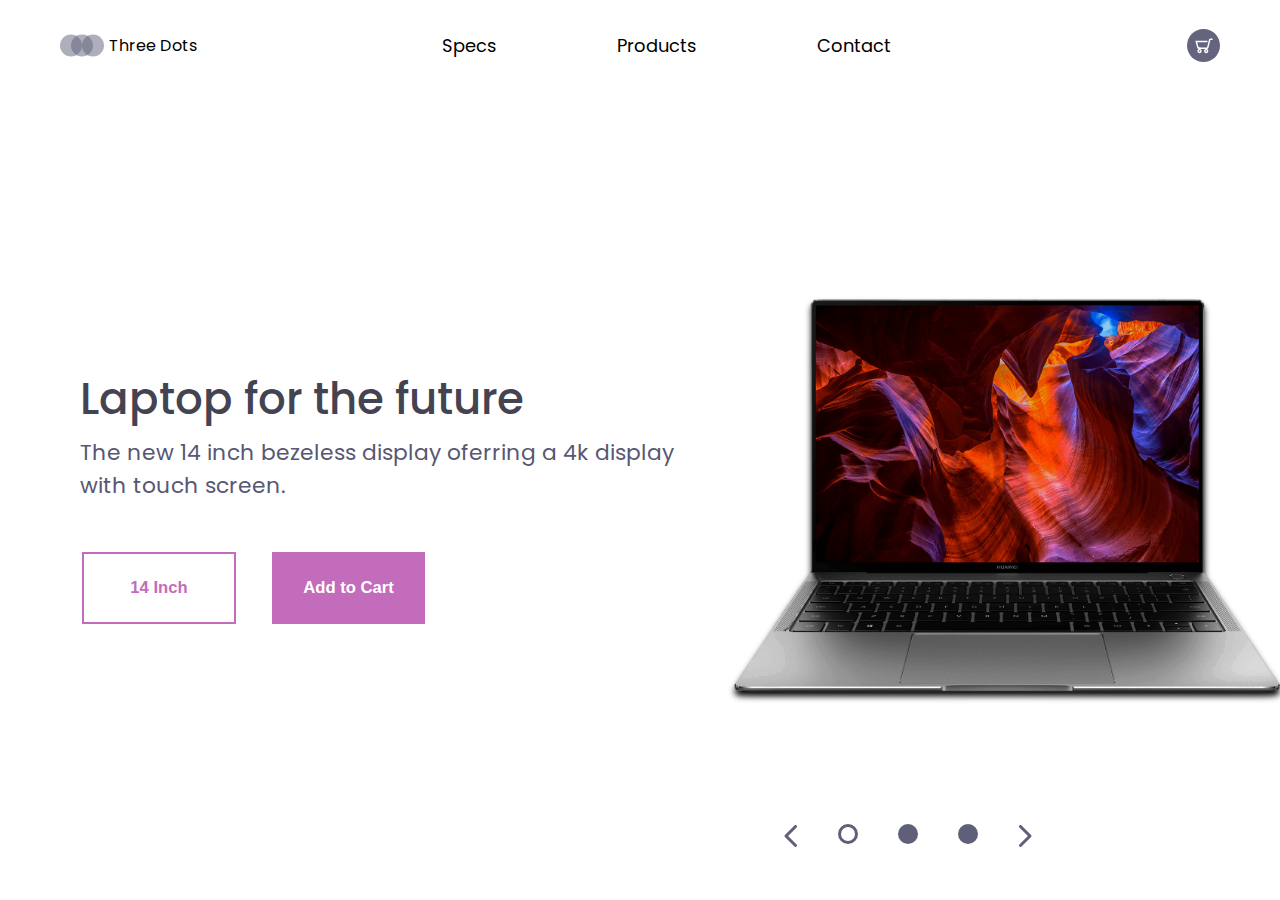
<file: laptop-ui-master-practise/index.html>
<!DOCTYPE html>
<html lang="en">
<head>
    <meta charset="UTF-8">
    <meta http-equiv="X-UA-Compatible" content="IE=edge">
    <meta name="viewport" content="width=device-width, initial-scale=1.0">
    <link rel="stylesheet" href="style.css">
    <title>Laptop Landing Page</title>
</head>
<body>
    <div class="container">
        <header>
            <div class="header__logo">
                <img src="images/logo.svg" alt="">
                <h4 class="logo">Three Dots</h4>
            </div>
            <div class="header__menu">
                <div class="header__menu-">Specs</div>
                <div class="header__menu-">Products</div>
                <div class="header__menu-">Contact</div>
            </div><!--header__menu-->
            <div class="header__shop">
                <img src="images/cart.svg" alt="">
            </div>
        </header>
    

        <main>
            <div class="presentation">
                <div class="main__text">
                    <div class="main__text-1">
                        <h1 class="main__title">Laptop for the future</h1>
                        <p class="main__paragraph">The new 14 inch bezeless display oferring a 4k display <br> with touch screen.</p>
                    </div>
                    <div class="main__buttons">
                        <button class="button__select">14 Inch</button>
                        <button class="button__add">Add to Cart</button>
                    </div>
                </div><!--main__text-->
                
                <div class="main__image">
                    <img src="images/matebook.png" alt="" class="laptop-img">
                </div><!--main__image-->
                
                    <div class="nav__imgs">
                        <div class="nav__img-1"><img src="images/arrow-left.svg" alt=""></div>
                        <div class="nav__img-2"><img src="images/dot.svg" alt=""></div>
                        <div class="nav__img-3"><img src="images/dot-full.svg" alt=""></div>
                        <div class="nav__img-4"><img src="images/dot-full.svg" alt=""></div>
                        <div class="nav__img-5"><img src="images/arrow-right.svg" alt=""></div>
                </div><!--nav__imgs-->

            </div><!--presentation-->
            
        </main>
    </div><!--container-->
</body>
</html>
</file>
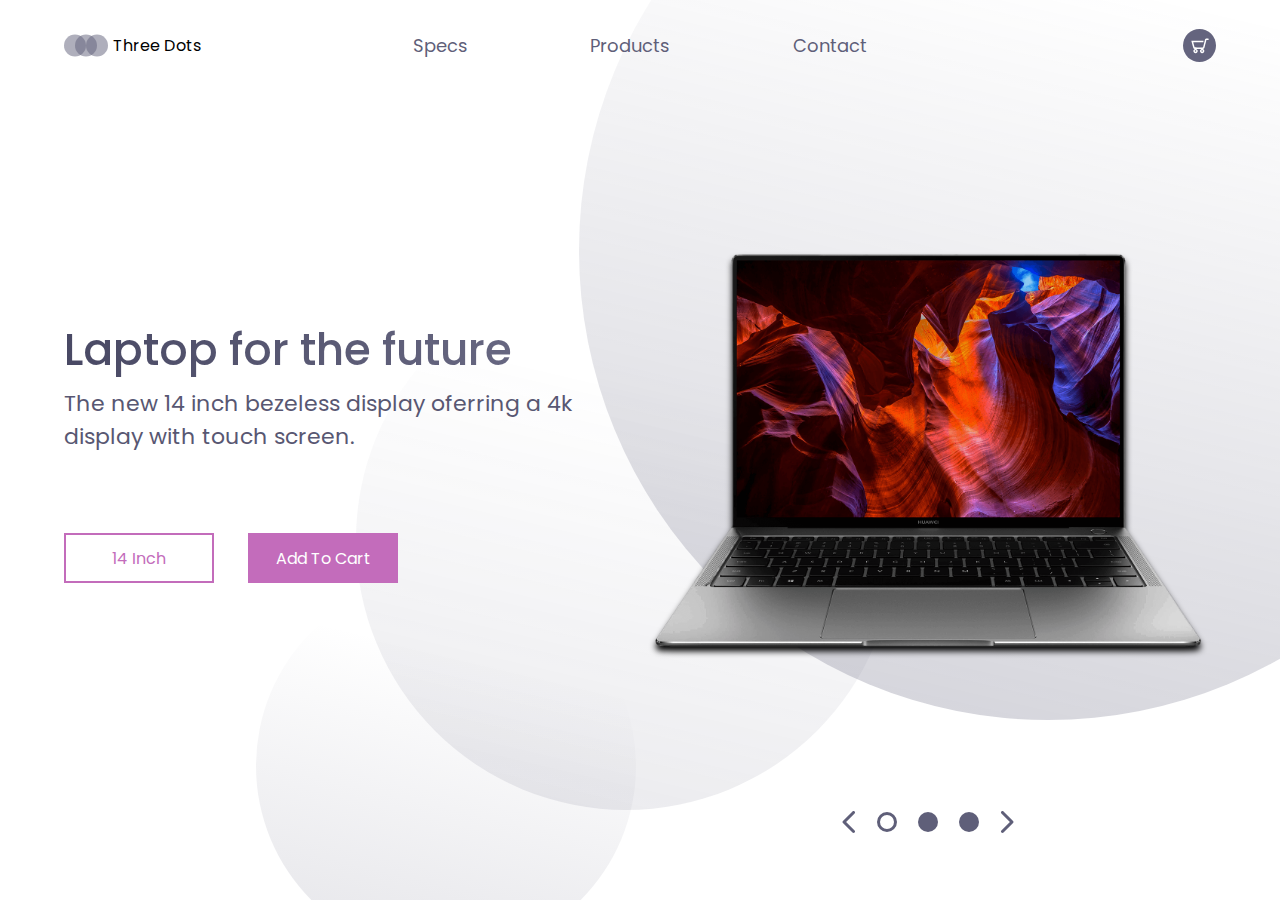
<file: laptop-ui-master/index.html>
<!DOCTYPE html>
<html lang="en">
	<head>
		<meta charset="UTF-8" />
		<meta name="viewport" content="width=device-width, initial-scale=1.0" />
		<meta http-equiv="X-UA-Compatible" content="ie=edge" />
		<link
			href="https://fonts.googleapis.com/css?family=Poppins:400,500&display=swap"
			rel="stylesheet"
		/>
		<link rel="stylesheet" href="./style.css" />
		<title>Landing Page</title>
	</head>
	<body>
		<header>
			<div class="logo-container">
				<img src="./img/logo.svg" alt="logo" />
				<h4 class="logo">Three Dots</h4>
			</div>
			<nav>
				<ul class="nav-links">
					<li><a class="nav-link" href="#">Specs</a></li>
					<li><a class="nav-link" href="#">Products</a></li>
					<li><a class="nav-link" href="#">Contact</a></li>
				</ul>
			</nav>
			<div class="cart">
				<img src="./img/cart.svg" alt="cart" />
			</div>
		</header>

		<main>
			<section class="presentation">
				<div class="introduction">
					<div class="intro-text">
						<h1>Laptop for the future</h1>
						<p>
							The new 14 inch bezeless display oferring a 4k
							display with touch screen.
						</p>
					</div>
					<div class="cta">
						<button class="cta-select">14 Inch</button>
						<button class="cta-add">Add To Cart</button>
					</div>
				</div>
				<div class="cover">
					<img src="./img/matebook.png" alt="matebook" />
				</div>
			</section>

			<div class="laptop-select">
				<img src="./img/arrow-left.svg" alt="" />
				<img src="./img/dot.svg" alt="" />
				<img src="./img/dot-full.svg" alt="" />
				<img src="./img/dot-full.svg" alt="" />
				<img src="./img/arrow-right.svg" alt="" />
			</div>

			<img class="big-circle" src="./img/big-eclipse.svg" alt="" />
			<img class="medium-circle" src="./img/mid-eclipse.svg" alt="" />
			<img class="small-circle" src="./img/small-eclipse.svg" alt="" />
		</main>
	</body>
</html>
</file>
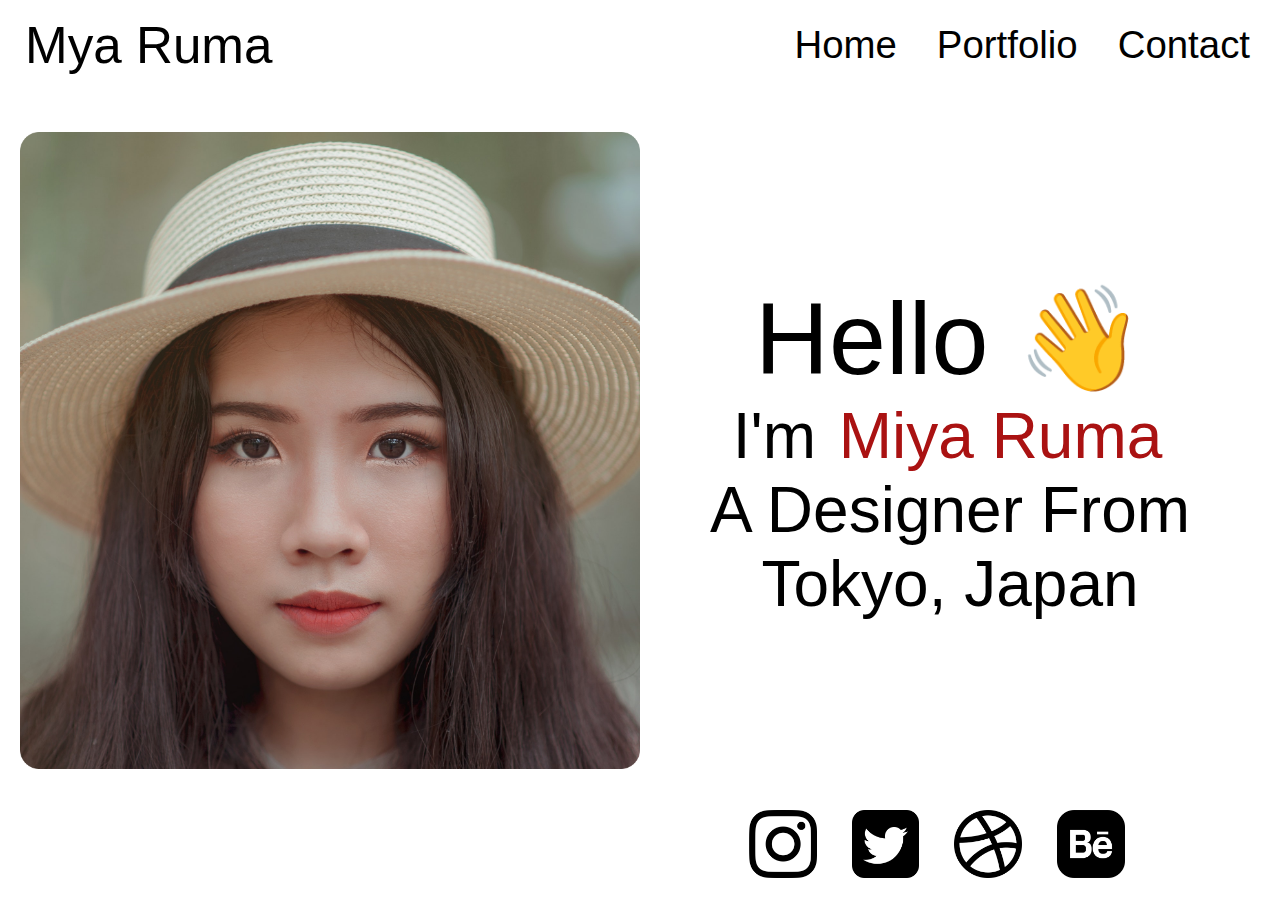
<file: mediaqueriespractise1-1/index.html>
<!DOCTYPE html>
<html lang="en">
<head>
    <meta charset="UTF-8">
    <meta http-equiv="X-UA-Compatible" content="IE=edge">
    <meta name="viewport" content="width=device-width, initial-scale=1.0">
    <title>MediaQueries Practise1-1</title>
    <link rel="stylesheet" href="style.css">
</head>
<body>
    <div class="container">
        <header>
            <div class="header__logo">Mya Ruma
            </div>
            <div class="header__menu">
                <div class="header__menu-1">Home</div>
                <div class="header__menu-2">Portfolio</div>
                <div class="header__menu-3">Contact</div>
            </div>
        </header>

        <main>
            <div class="main__image"></div>
            <div class="main__text">
                <div class="main__text-1">Hello &#x1F44B;</div>
                <div class="main__text-2">I'm <span>Miya Ruma</span></div>
                <div class="main__text-3">A Designer From</div>
                <div class="main__text-4">Tokyo, Japan</div>
            </div>
        </main>
        
        <footer>
            <div class="instagram-icon"><img src="images/instagram.png" alt="instagram-logo"></div>
            <div class="twitter-icon"><img src="images/twitter-sign.png" alt="twitter-icon"></div>
            <div class="dribbble-icon"><img src="images/dribbble-logo.png" alt="dribbble-icon"></div>
            <div class="behance-icon"><img src="images/behance.png" alt="behance-icon"></div>
        </footer>

    </div><!--container-->
</body>
<script src="main.js"></script>
</html>
</file>
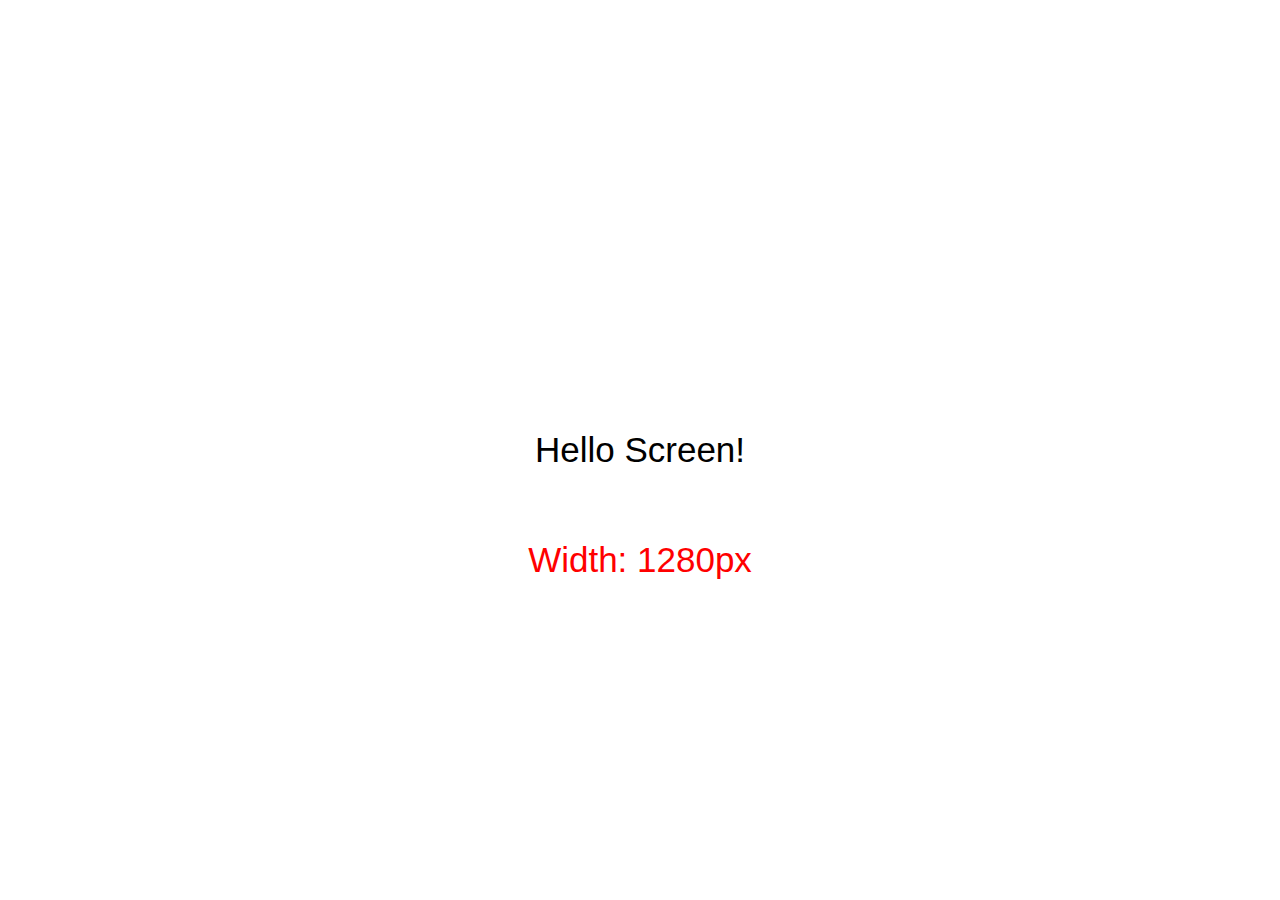
<file: mediaqueriespractise1/index.html>
<!DOCTYPE html>
<html lang="en">
<head>
    <meta charset="UTF-8">
    <meta http-equiv="X-UA-Compatible" content="IE=edge">
    <meta name="viewport" content="width=device-width, initial-scale=1.0">
    <title>Media Query Practise 1</title>
    <link rel="stylesheet" href="style.css">
</head>
<body>
    <div class="container">
        <div class="text">Hello Screen!</div>
    </div>

    <div id="size"></div>
</body>
<script src="main.js"></script>
</html>
</file>
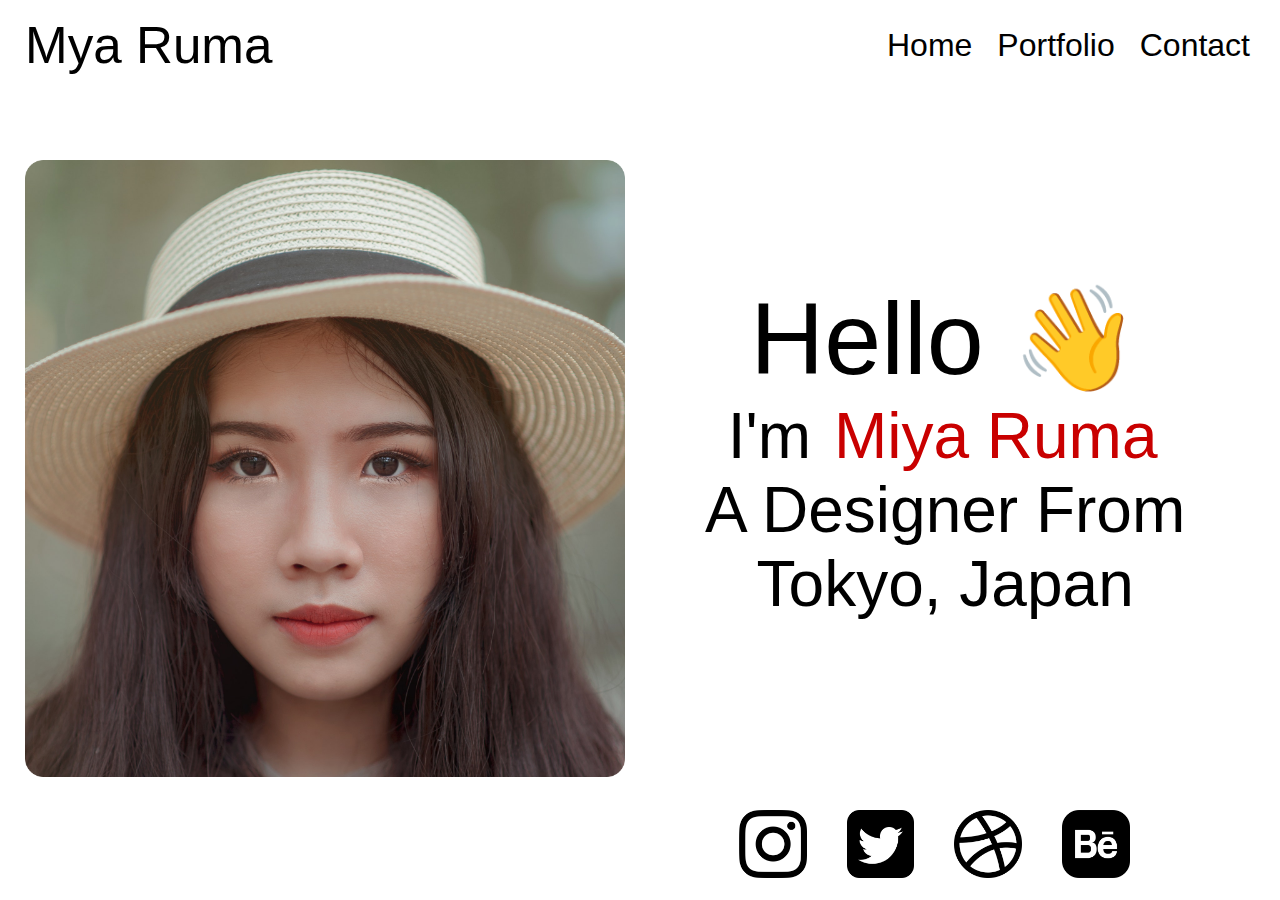
<file: mediaqueriespractise2/index.html>
<!DOCTYPE html>
<html lang="en">
<head>
    <meta charset="UTF-8">
    <meta http-equiv="X-UA-Compatible" content="IE=edge">
    <meta name="viewport" content="width=device-width, initial-scale=1.0">
    <title>Media Query Practise 1</title>
    <link rel="stylesheet" href="style.css">
</head>
<body>
    <div class="container">
        <header>
            <div class="header__logo">Mya Ruma</div>
            <div class="header__menu">
                <div class="header__menu1">Home</div>
                <div class="header__menu2">Portfolio</div>
                <div class="header__menu3">Contact</div>
            </div><!--header__menu-->
        </header>

        <main>
            <div class="main__image"></div>
            <div class="main__text">
                <div class="main__text1">Hello &#x1F44B;</div>
                <div class="main__text2">I'm <span>Miya Ruma</span></div>
                <div class="main__text3">A Designer From</div>
                <div class="main__text4">Tokyo, Japan</div>
            </div><!--main__text-->
        </main>

        <footer>
            <div class="footer__instagram"><img src="images/instagram.png" alt="instagram-logo"></div>
            <div class="footer__twitter"><img src="images/twitter-sign.png" alt="twitter-logo"></div>
            <div class="footer__dribbble"><img src="images/dribbble-logo.png" alt="dribbble-logo"></div>
            <div class="foter__behance"><img src="images/behance.png" alt="behance-logo"></div>
        </footer>
    </div>

    <!-- <div id="size"></div> -->
</body>
<script src="main.js"></script>
</html>
</file>
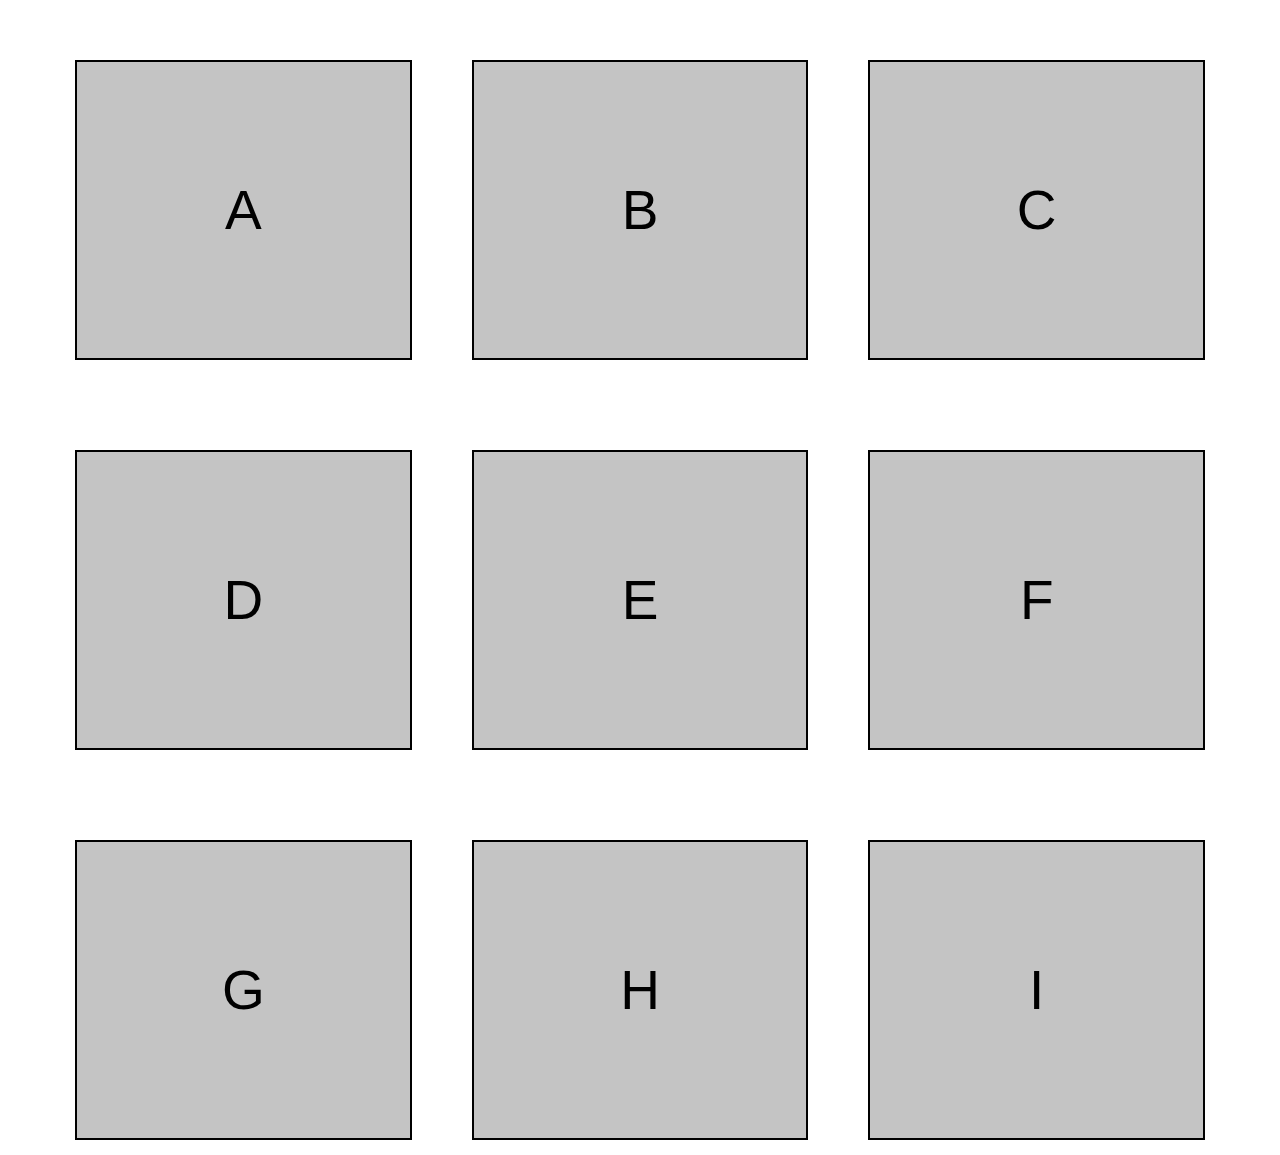
<file: mediaqueriespractise3/index.html>
<!DOCTYPE html>
<html lang="en">
<head>
    <meta charset="UTF-8">
    <meta http-equiv="X-UA-Compatible" content="IE=edge">
    <meta name="viewport" content="width=device-width, initial-scale=1.0">
    <title>Media Query Practise 1</title>
    <link rel="stylesheet" href="style.css">
</head>
<body>
    <div class="container">
        
        <div class="row-1">
            <div class="box-1">A</div>
            <div class="box-2">B</div>
            <div class="box-3">C</div>
        </div><!--row-1-->

        <div class="row-2">
            <div class="box-4">D</div>
            <div class="box-5">E</div>
            <div class="box-6">F</div>
        </div><!--row-2-->
        
        <div class="row-3">
            <div class="box-7">G</div>
            <div class="box-8">H</div>
            <div class="box-9">I</div>
        </div><!--row-3-->

    </div><!--container-->


    <!-- <div id="size"></div> -->
</body>
<script src="main.js"></script>
</html>
</file>
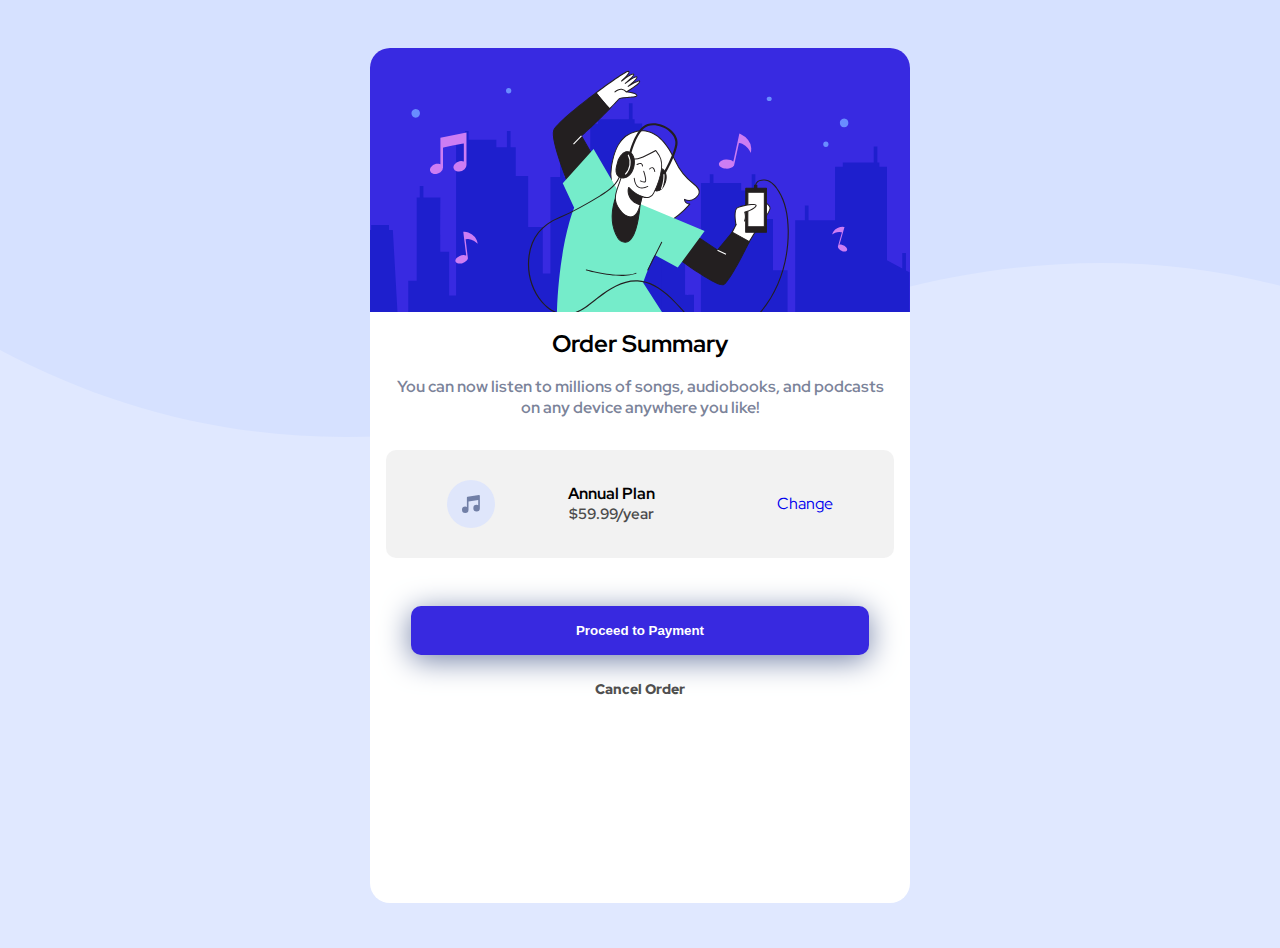
<file: order-summary-component-main/index.html>
<!DOCTYPE html>
<html lang="en">
<head>
  <meta charset="UTF-8">
  <meta name="viewport" content="width=device-width, initial-scale=1.0"> <!-- displays site properly based on user's device -->

  <link rel="icon" type="image/png" sizes="32x32" href="./images/favicon-32x32.png">
  
  <title>Frontend Mentor | Order summary card</title>
  <link rel="stylesheet" href="style.css">
</head>
<body>
<main class="main-container">
  
  <img src="images/illustration-hero.svg" alt="illustration-hero" class="box-img">

    <div class="box-container">
      <h2 class="box-title">Order Summary</h2>
      <p class="description-text">
        You can now listen to millions of songs, audiobooks, and podcasts on any
        device anywhere you like!
      </p>
      <section class="subscription-box">
        <img src="images/icon-music.svg" alt="" class="icon-music">
        <div class="text-subscription">
          <p style="font-weight: 700;" class="annualplan">Annual Plan</p>
          <p style="color: rgba(0, 0, 0, 0.685); font-size: 15px;" class="price"><b>$59.99/year</b></p>
        </div>
        <a href="#" class="change-link">Change</a>
      </section>
      <section class="lower-container">
        <button type="button">Proceed to Payment</button>
        <a href="#" class="cancel-link">Cancel Order</a>
      </section>
    </div><!--box-container-->
  
</main><!--main-container-->
  <!--<div class="attribution">
    Challenge by <a href="https://www.frontendmentor.io?ref=challenge" target="_blank">Frontend Mentor</a>. 
    Coded by <a href="#">Your Name Here</a>.
  </div>
-->
</body>
</html>
</file>
<file: laptop-ui-master-practise/style.css>
@import url("https://fonts.googleapis.com/css2?family=Poppins:wght@400;500;600&display=swap");
* {
  padding: 0% 10px;
  margin: 0%;
}

* body {
  font-family: 'Poppins', sans-serif;
  height: 100vh;
}

header {
  display: -webkit-box;
  display: -ms-flexbox;
  display: flex;
  height: 10vh;
  -webkit-box-pack: justify;
      -ms-flex-pack: justify;
          justify-content: space-between;
  -webkit-box-align: center;
      -ms-flex-align: center;
          align-items: center;
}

.header__logo {
  display: -webkit-box;
  display: -ms-flexbox;
  display: flex;
}

.logo {
  font-weight: 400;
  margin-left: -15px;
}

.header__menu {
  display: -webkit-box;
  display: -ms-flexbox;
  display: flex;
  font-size: 1.4vw;
  gap: 100px;
  margin-right: 4vw;
}

.header__shop {
  display: -webkit-box;
  display: -ms-flexbox;
  display: flex;
}

main {
  height: 90vh;
  display: -webkit-box;
  display: -ms-flexbox;
  display: flex;
}

.presentation {
  display: -webkit-box;
  display: -ms-flexbox;
  display: flex;
  -webkit-box-align: center;
      -ms-flex-align: center;
          align-items: center;
}

.main__text {
  display: -webkit-box;
  display: -ms-flexbox;
  display: flex;
  -webkit-box-orient: vertical;
  -webkit-box-direction: normal;
      -ms-flex-direction: column;
          flex-direction: column;
  -webkit-box-pack: center;
      -ms-flex-pack: center;
          justify-content: center;
  -webkit-box-align: start;
      -ms-flex-align: start;
          align-items: flex-start;
}

.main__image {
  display: -webkit-box;
  display: -ms-flexbox;
  display: flex;
  height: 60vh;
  position: absolute;
  left: 55%;
}

img.laptop-img {
  height: 100%;
  -webkit-filter: drop-shadow(0px 5px 3px black);
          filter: drop-shadow(0px 5px 3px black);
  -webkit-animation: drop 1.5s ease;
          animation: drop 1.5s ease;
}

.nav__imgs {
  display: -webkit-box;
  display: -ms-flexbox;
  display: flex;
  -ms-flex-pack: distribute;
      justify-content: space-around;
  position: absolute;
  right: 17%;
  bottom: 5%;
}

.main__title {
  font-size: 3.4vw;
  font-weight: 500;
  color: #434352;
}

.main__paragraph {
  font-size: 1.7vw;
  color: #585772;
  margin-top: 5px;
}

.main__buttons {
  padding: 50px 0px 0px 3.5%;
}

button {
  font-size: 1.3vw;
  height: 8vh;
  width: 12vw;
  font-weight: 600;
  cursor: pointer;
  margin-right: 2.5vw;
}

.button__select {
  background: transparent;
  color: #c36cbb;
  border: 2px solid #c36cbb;
}

.button__add {
  background-color: #c36cbb;
  border: none;
  color: white;
}
/*# sourceMappingURL=style.css.map */
</file>
<file: laptop-ui-master/style.css>
* {
	margin: 0px;
	padding: 0px;
	box-sizing: border-box;
}

body {
	font-family: 'Poppins', sans-serif;
}
button {
	font-family: 'Poppins', sans-serif;
}

header {
	display: flex;
	width: 90%;
	height: 10vh;
	margin: auto;
	align-items: center;
}

.logo-container,
.nav-links,
.cart {
	display: flex;
}

.logo-container {
	flex: 1;
}
.logo {
	font-weight: 400;
	margin: 5px;
}
nav {
	flex: 2;
}
.nav-links {
	justify-content: space-around;
	list-style: none;
}
.nav-link {
	color: #5f5f79;
	font-size: 18px;
	text-decoration: none;
}
.cart {
	flex: 1;
	justify-content: flex-end;
}

.presentation {
	display: flex;
	width: 90%;
	margin: auto;
	min-height: 80vh;
	align-items: center;
}
.introduction {
	flex: 1;
}
.intro-text h1 {
	font-size: 44px;
	font-weight: 500;
	background: linear-gradient(to right, #494964, #6f6f89);
	-webkit-background-clip: text;
	-webkit-text-fill-color: transparent;
}
.intro-text p {
	margin-top: 5px;
	font-size: 22px;
	color: #585772;
}
.cta {
	padding: 50px 0px 0px 0px;
}
.cta-select {
	border: 2px solid #c36cbb;
	background: transparent;
	color: #c36cbb;
	width: 150px;
	height: 50px;
	cursor: pointer;
	font-size: 16px;
}
.cta-add {
	background: #c36cbb;
	width: 150px;
	height: 50px;
	cursor: pointer;
	font-size: 16px;
	border: none;
	color: white;
	margin: 30px 0px 0px 30px;
}

.cover {
	flex: 1;
	display: flex;
	justify-content: center;
	height: 60vh;
}
.cover img {
	height: 100%;
	filter: drop-shadow(0px 5px 3px black);
	animation: drop 1.5s ease;
}

.big-circle {
	position: absolute;
	top: 0px;
	right: 0px;
	z-index: -1;
	opacity: 0.5;
	height: 80%;
}
.medium-circle {
	position: absolute;
	top: 30%;
	right: 30%;
	z-index: -1;
	height: 60%;
	opacity: 0.4;
}
.small-circle {
	position: absolute;
	bottom: 0%;
	left: 20%;
	z-index: -1;
}

.laptop-select {
	width: 15%;
	display: flex;
	justify-content: space-around;
	position: absolute;
	right: 20%;
}

@keyframes drop {
	0% {
		opacity: 0;
		transform: translateY(-80px);
	}
	100% {
		opacity: 1;
		transform: translateY(0px);
	}
}

@media screen and (max-width: 1024px) {
	.presentation {
		flex-direction: column;
	}
	.introduction {
		margin-top: 5vh;
		text-align: center;
	}
	.intro-text h1 {
		font-size: 30px;
	}
	.intro-text p {
		font-size: 18px;
	}
	.cta {
		padding: 10px 0px 0px 0px;
	}
	.laptop-select {
		bottom: 5%;
		right: 50%;
		width: 50%;
		transform: translate(50%, 5%);
	}
	.cover img {
		height: 80%;
	}
	.small-circle,
	.medium-circle,
	.big-circle {
		opacity: 0.2;
	}
}
</file>
<file: mediaqueriespractise1-1/style.css>
* {
  margin: 0%;
  padding: 0% 5px;
}

* body {
  font-size: 35px;
  font-family: sans-serif;
  height: 100vh;
}

header {
  display: -webkit-box;
  display: -ms-flexbox;
  display: flex;
  -webkit-box-pack: justify;
      -ms-flex-pack: justify;
          justify-content: space-between;
  -webkit-box-align: center;
      -ms-flex-align: center;
          align-items: center;
  height: 10vh;
}

.header__logo {
  font-size: 4vw;
}

.header__menu {
  display: -webkit-box;
  display: -ms-flexbox;
  display: flex;
  gap: 30px;
  font-size: 3vw;
}

main {
  height: 80vh;
  display: -webkit-box;
  display: -ms-flexbox;
  display: flex;
}

.main__image {
  background-image: url("./images/Portrait.png");
  width: 50%;
  background-size: contain;
  background-repeat: no-repeat;
  background-position: left center;
}

.main__text {
  width: 50%;
  display: -webkit-box;
  display: -ms-flexbox;
  display: flex;
  -webkit-box-orient: vertical;
  -webkit-box-direction: normal;
      -ms-flex-direction: column;
          flex-direction: column;
  -webkit-box-pack: center;
      -ms-flex-pack: center;
          justify-content: center;
  -webkit-box-align: center;
      -ms-flex-align: center;
          align-items: center;
  font-size: 5vw;
}

.main__text-1 {
  font-size: 8vw;
}

span {
  color: #aa1212;
}

footer {
  display: -webkit-box;
  display: -ms-flexbox;
  display: flex;
  -webkit-box-pack: right;
      -ms-flex-pack: right;
          justify-content: right;
  height: 10vh;
  margin-right: 10%;
  gap: 15px;
}

div > img {
  width: 5.3vw;
}

@media screen and (max-width: 650px) {
  header {
    -webkit-box-pack: center;
        -ms-flex-pack: center;
            justify-content: center;
  }
  .header__logo {
    font-size: 10vw;
  }
  .header__menu {
    display: none;
  }
  main {
    -webkit-box-orient: vertical;
    -webkit-box-direction: normal;
        -ms-flex-direction: column;
            flex-direction: column;
    -webkit-box-pack: center;
        -ms-flex-pack: center;
            justify-content: center;
    -webkit-box-align: center;
        -ms-flex-align: center;
            align-items: center;
  }
  .main__image {
    width: 200px;
    height: 200px;
    background-position: center;
    border-radius: 100%;
    background-size: 100%;
    margin-top: -20%;
    margin-bottom: 10%;
  }
  .main__text {
    width: 100vw;
  }
  .main__text-1 {
    display: none;
  }
  .main__text-2, .main__text-3, .main__text-4 {
    font-size: 30px;
  }
  footer {
    -webkit-box-pack: center;
        -ms-flex-pack: center;
            justify-content: center;
    margin-right: 0%;
  }
  div > img {
    width: 8vw;
  }
}
/*# sourceMappingURL=style.css.map */
</file>
<file: mediaqueriespractise1/style.css>
* {
  padding: 0%;
  margin: 0%;
  -webkit-box-sizing: border-box;
          box-sizing: border-box;
}

* body {
  font-size: 35px;
  font-family: sans-serif;
}

.container {
  height: 100vh;
  display: -webkit-box;
  display: -ms-flexbox;
  display: flex;
  -webkit-box-pack: center;
      -ms-flex-pack: center;
          justify-content: center;
  -webkit-box-align: center;
      -ms-flex-align: center;
          align-items: center;
}

#size {
  position: absolute;
  top: 60%;
  left: 50%;
  color: red;
  -webkit-transform: translateX(-50%);
          transform: translateX(-50%);
}

@media screen and (max-width: 1200px) {
  .container {
    background-color: #bee1e6;
  }
}

@media screen and (max-width: 992px) {
  .container {
    background-color: #52b788;
  }
}

@media screen and (max-width: 768px) {
  .container {
    background-color: #fff1e6;
  }
}

@media screen and (max-width: 576px) {
  .container {
    background-color: #cdb4db;
  }
}
/*# sourceMappingURL=style.css.map */
</file>
<file: mediaqueriespractise2/style.css>
* {
  padding: 0%;
  margin: 0 5px;
  -webkit-box-sizing: border-box;
          box-sizing: border-box;
}

* body {
  font-family: sans-serif;
  height: 100vh;
}

#size {
  position: absolute;
  top: 60%;
  left: 50%;
  font-size: 35px;
  color: red;
  -webkit-transform: translateX(-50%);
          transform: translateX(-50%);
}

header {
  height: 10vh;
  display: -webkit-box;
  display: -ms-flexbox;
  display: flex;
  -webkit-box-align: center;
      -ms-flex-align: center;
          align-items: center;
  -webkit-box-pack: justify;
      -ms-flex-pack: justify;
          justify-content: space-between;
}

.header__logo {
  font-size: 4vw;
}

.header__menu {
  display: -webkit-box;
  display: -ms-flexbox;
  display: flex;
  gap: 15px;
  font-size: 2.5vw;
}

main {
  height: 80vh;
  display: -webkit-box;
  display: -ms-flexbox;
  display: flex;
  -webkit-box-orient: horizontal;
  -webkit-box-direction: normal;
      -ms-flex-direction: row;
          flex-direction: row;
}

.main__image {
  background-image: url("./images/Portrait.png");
  width: 50%;
  background-size: contain;
  margin-top: 3%;
  background-repeat: no-repeat;
  background-position: left center;
}

.main__text {
  width: 50vw;
  display: -webkit-box;
  display: -ms-flexbox;
  display: flex;
  -webkit-box-align: center;
      -ms-flex-align: center;
          align-items: center;
  -webkit-box-pack: center;
      -ms-flex-pack: center;
          justify-content: center;
  -webkit-box-orient: vertical;
  -webkit-box-direction: normal;
      -ms-flex-direction: column;
          flex-direction: column;
}

.main__text1 {
  font-size: 8vw;
}

.main__text2, .main__text3, .main__text {
  font-size: 5vw;
}

footer {
  height: 10vh;
  display: -webkit-box;
  display: -ms-flexbox;
  display: flex;
  -webkit-box-orient: horizontal;
  -webkit-box-direction: normal;
      -ms-flex-direction: row;
          flex-direction: row;
  -webkit-box-pack: right;
      -ms-flex-pack: right;
          justify-content: right;
  gap: 20px;
  margin-right: 10%;
}

div > img {
  width: 5.3vw;
}

span {
  color: #c90000;
}

@media screen and (max-width: 650px) {
  header {
    -webkit-box-pack: center;
        -ms-flex-pack: center;
            justify-content: center;
  }
  .header__logo {
    font-size: 6vh;
  }
  .header__menu {
    display: none;
  }
  main {
    -webkit-box-orient: vertical;
    -webkit-box-direction: normal;
        -ms-flex-direction: column;
            flex-direction: column;
    -webkit-box-align: center;
        -ms-flex-align: center;
            align-items: center;
    -webkit-box-pack: center;
        -ms-flex-pack: center;
            justify-content: center;
  }
  .main__image {
    width: 200px;
    height: 200px;
    margin-top: -20%;
    margin-bottom: 10%;
    border-radius: 100%;
    background-size: 100%;
    background-position: center;
  }
  .main__text {
    width: 100vh;
  }
  .main__text1 {
    display: none;
  }
  .main__text1, .main__text2, .main__text3, .main__text4 {
    font-size: 30px;
  }
  footer {
    -webkit-box-pack: center;
        -ms-flex-pack: center;
            justify-content: center;
    margin-right: 0%;
  }
}
/*# sourceMappingURL=style.css.map */
</file>
<file: mediaqueriespractise3/style.css>
* {
  padding: 0%;
  margin: 15px;
  -webkit-box-sizing: border-box;
          box-sizing: border-box;
}

* body {
  font-size: 55px;
  font-family: sans-serif;
}

.container {
  height: 100vh;
  display: -webkit-box;
  display: -ms-flexbox;
  display: flex;
  -webkit-box-orient: vertical;
  -webkit-box-direction: normal;
      -ms-flex-direction: column;
          flex-direction: column;
  gap: 30px;
}

[class^="row-"] {
  display: -webkit-box;
  display: -ms-flexbox;
  display: flex;
  -webkit-box-orient: horizontal;
  -webkit-box-direction: normal;
      -ms-flex-direction: row;
          flex-direction: row;
  gap: 30px;
}

[class^="box-"] {
  background-color: #c4c4c4;
  border: 2px solid black;
  width: 33.33333vw;
  height: 33.33333vh;
  display: -webkit-box;
  display: -ms-flexbox;
  display: flex;
  -webkit-box-pack: center;
      -ms-flex-pack: center;
          justify-content: center;
  -webkit-box-align: center;
      -ms-flex-align: center;
          align-items: center;
}

@media screen and (max-width: 650px) {
  * {
    margin: 10px;
  }
  [class^="row-"] {
    -webkit-box-orient: vertical;
    -webkit-box-direction: normal;
        -ms-flex-direction: column;
            flex-direction: column;
  }
  [class^="box-"] {
    width: 100%;
  }
}
/*# sourceMappingURL=style.css.map */
</file>
<file: order-summary-component-main/style.css>
@import url('https://fonts.googleapis.com/css2?family=Red+Hat+Display:wght@500;700;900&display=swap');

:root {
    --color01: hsl(225, 100%, 98%);
    --color02: rgb(224, 232, 255);
    --color03: hsl(245, 75%, 52%);
    --color04: hsl(223, 47%, 23%);
    --color05: hsl(224, 23%, 55%);
    
    --fontpadrão: 'Red Hat Display', sans-serif;
}  

* {
    padding: 0%;
    margin: 0%;
}

body {
    font-size: 16px;
    font-family: var(--fontpadrão);
    background-image: url(images/pattern-background-desktop.svg);
    background-repeat: no-repeat;
    background-color: var(--color02);
    height: 100vh;

}

.main-container {
    width: 60vh;
    height: 95vh;
    background-color: white;
    display: flex;
    flex-direction: column;
    margin: auto;
    margin-top: 3em;
    border-top-left-radius: 20px;
    border-top-right-radius: 20px;
    border-bottom-left-radius: 20px;
    border-bottom-right-radius: 20px;
}

.box-img {
    border-top-left-radius: 20px;
    border-top-right-radius: 20px;
}

.box-container {
    padding: 1em;
    text-align: center;
}

.box-title {
    font-size: 24px;
    margin-bottom: .7em;
}

.description-text {
    font-weight: 700;
    color: hsla(223, 47%, 23%, 0.596);
}

.subscription-box {
    display: flex;
    background-color: rgba(211, 211, 211, 0.288);
    height: 12vh;
    margin: 2em 0em;
    justify-content: space-around;
    border-radius: 10px;
    align-items: center;
}

.text-subscription {
    margin-left: -3em;
}

a {
    text-decoration: none;
}

.change-link:hover {
    text-decoration: underline;
}

.lower-container {
    display: flex;
    flex-direction: column;
    margin-top: 3em;
}

button {
    background-color: var(--color03);
    padding: 1.3em 0rem;
    width: 90%;
    margin: auto;
    cursor: pointer;
    height: 120%;
    color: white;
    margin-bottom: 25px;
    font-weight: 700;
    border-radius: 10px;
    border: none;
    box-shadow: 0px 5px 30px var(--color05);
    transition: all 300ms;
}

button:hover {
    background-color: hsla(245, 75%, 52%, 0.822);
}

.cancel_button {
    text-decoration: none;
    color: rgba(0, 0, 0, 0.514);
    font-weight: 900;
    font-size: 0.9em;
}

.cancel-link {
    font-weight: 900;
    font-size: 14px;
    color: rgba(0, 0, 0, 0.685);
}

.cancel-link:hover {
   color: black;
}


a:active {
    color: inherit;
}


@media screen and (height: 1000px) {
    .main-container {
        height: 78vh;
    }

    .box-container {
        padding: 2em;
    }

    .subscription-box {
        height: 10vh;
    }

    .icon-music {
        height: 7vh;
    }

    .change-link {
        font-size: 2vh;
    }

    .box-title {
        font-size: 3vh;
    }

    .description-text {
        font-size: 2.2vh;
    }

    .annualplan {
        font-size: 2.2vh;
    }


    button {
        font-size: 2vh;
        height: 8vh;
    }

    .cancel-link {
        font-size: 2vh;
    }
}

@media screen and (height: 820px) {
    .main-container {
        width: 90%;
        height: 71%;
    }

    .box-container {

    }
    
    .subscription-box {
        height: 9vh;
    }

    .text-subscription {
        margin-left: 0em;
    }
}

/*Falta:
ajeitar media queries -> tem que estudar isso
}

@media screen and (min-height: 1000px)
.description-text {
    font-size: 1.2em;
}

*/
</file>
